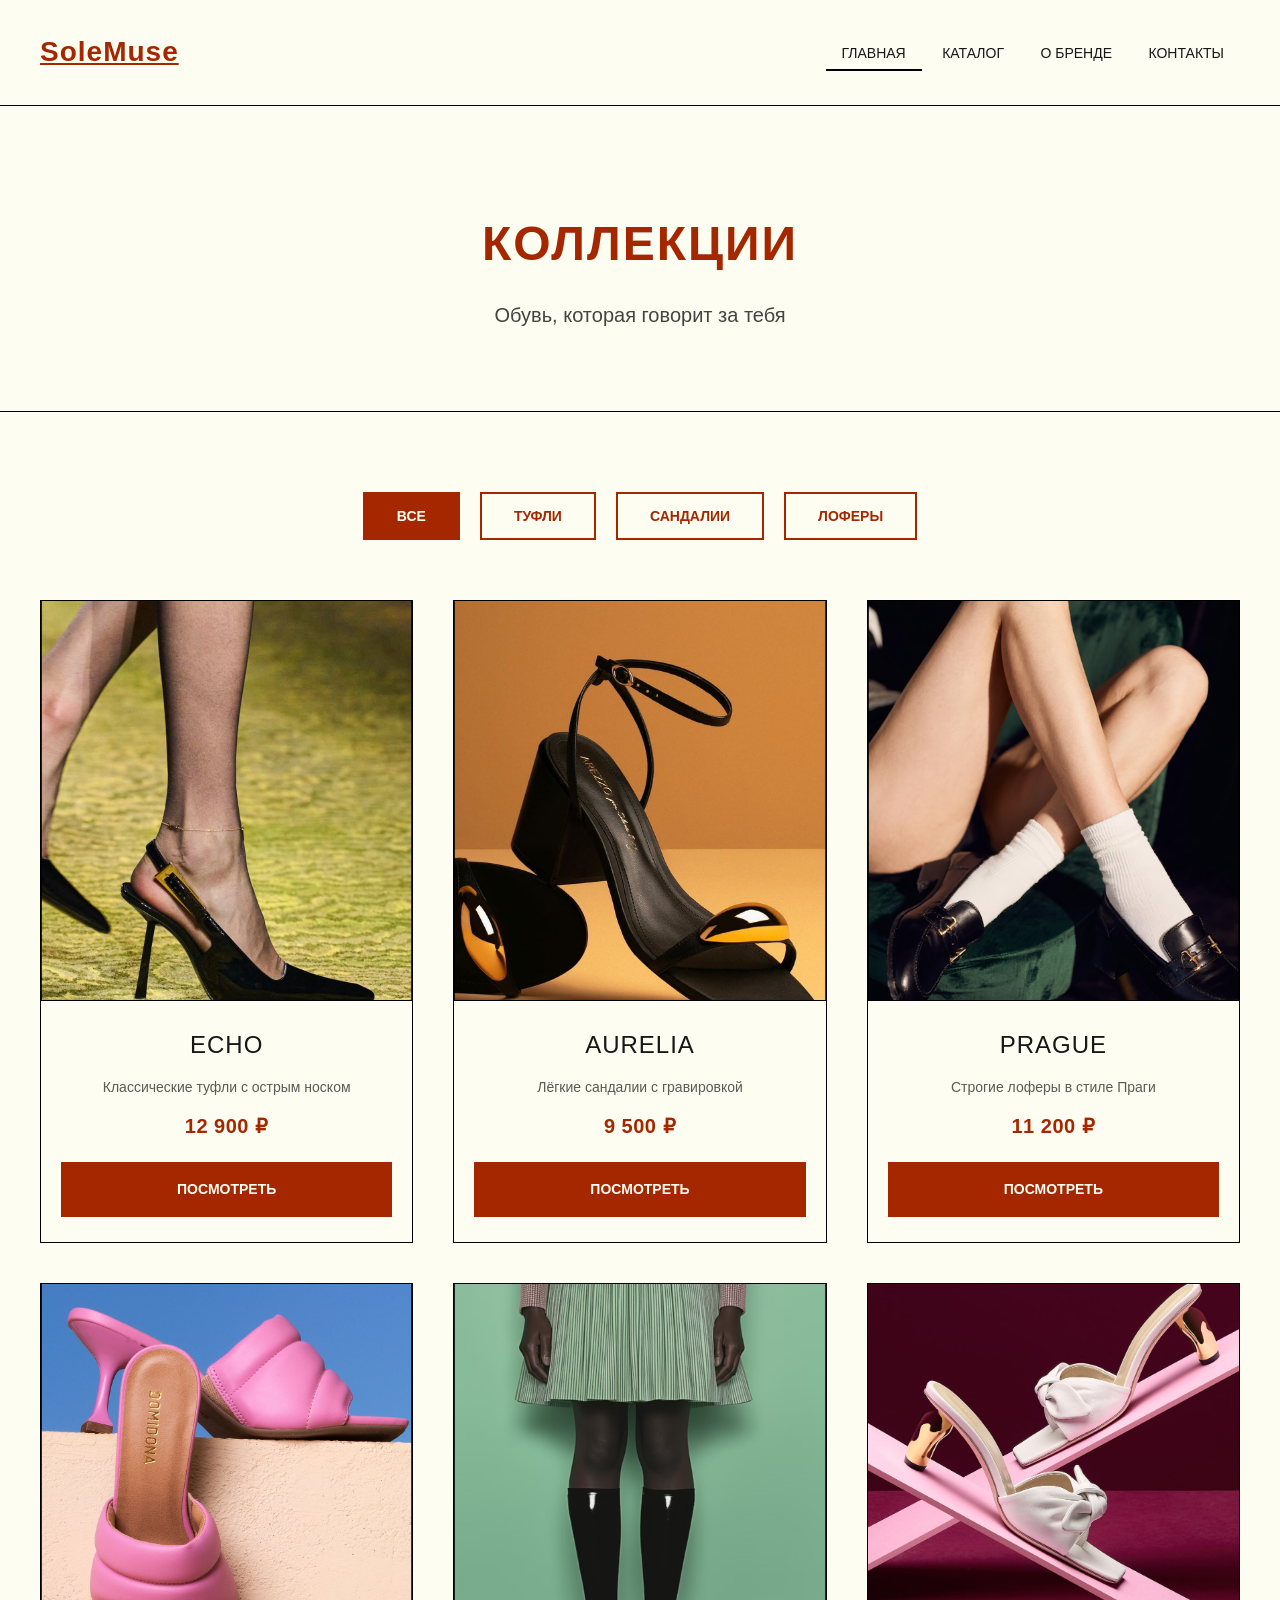
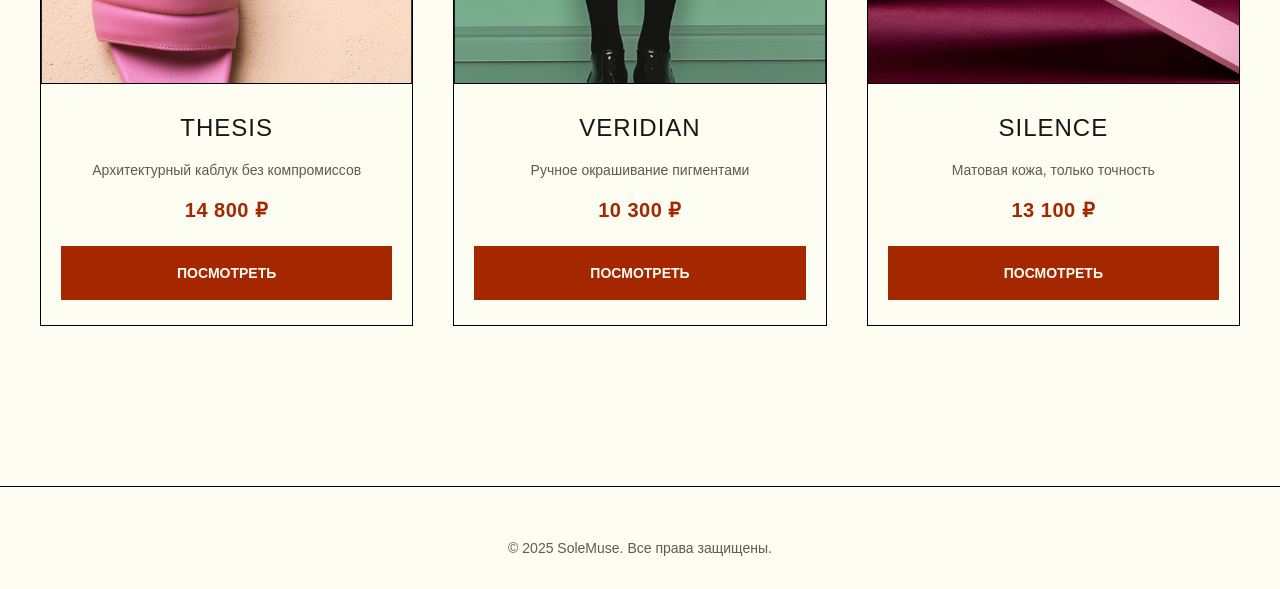
<file: index.html>
<!DOCTYPE html>
<html lang="ru">
<head>
  <meta charset="UTF-8">
  <meta name="viewport" content="width=device-width, initial-scale=1.0">
  <title>SoleMuse — Каталог</title>
  <link rel="stylesheet" href="styles.css">
</head>
<body>

  <header class="header">
    <div class="container">
      <div class="logo"><a href="index.html">SoleMuse</a></div>
      <nav class="nav">
        <a href="index.html" class="active">Главная</a>
        <a href="#catalog">Каталог</a>
        <a href="#">О бренде</a>
        <a href="#">Контакты</a>
      </nav>
    </div>
  </header>

  <main>
    <section class="hero">
      <div class="container">
        <h1>КОЛЛЕКЦИИ</h1>
        <p>Обувь, которая говорит за тебя</p>
      </div>
    </section>

    <section class="catalog" id="catalog">
      <div class="container">
        <div class="filters">
          <button class="filter-btn active">ВСЕ</button>
          <button class="filter-btn">ТУФЛИ</button>
          <button class="filter-btn">САНДАЛИИ</button>
          <button class="filter-btn">ЛОФЕРЫ</button>
        </div>

        <div class="products-grid">
          <div class="product-card">
            <div class="product-image">
              <img src="1_фото.png" alt="ECHO">
            </div>
            <div class="product-info">
              <h3 class="product-title">ECHO</h3>
              <p class="product-desc">Классические туфли с острым носком</p>
              <div class="product-price">12 900 ₽</div>
              <a href="index1.html" class="btn-view">ПОСМОТРЕТЬ</a>
            </div>
          </div>

          <div class="product-card">
            <div class="product-image">
              <img src="2_фото.png" alt="AURELIA">
            </div>
            <div class="product-info">
              <h3 class="product-title">AURELIA</h3>
              <p class="product-desc">Лёгкие сандалии с гравировкой</p>
              <div class="product-price">9 500 ₽</div>
              <a href="index1.html" class="btn-view">ПОСМОТРЕТЬ</a>
            </div>
          </div>

          <div class="product-card">
            <div class="product-image">
              <img src="3_фото.png" alt="PRAGUE">
            </div>
            <div class="product-info">
              <h3 class="product-title">PRAGUE</h3>
              <p class="product-desc">Строгие лоферы в стиле Праги</p>
              <div class="product-price">11 200 ₽</div>
              <a href="index1.html" class="btn-view">ПОСМОТРЕТЬ</a>
            </div>
          </div>

          <div class="product-card">
            <div class="product-image">
              <img src="4_фото.png" alt="THESIS">
            </div>
            <div class="product-info">
              <h3 class="product-title">THESIS</h3>
              <p class="product-desc">Архитектурный каблук без компромиссов</p>
              <div class="product-price">14 800 ₽</div>
              <a href="index1.html" class="btn-view">ПОСМОТРЕТЬ</a>
            </div>
          </div>

          <div class="product-card">
            <div class="product-image">
              <img src="5_фото.png" alt="VERIDIAN">
            </div>
            <div class="product-info">
              <h3 class="product-title">VERIDIAN</h3>
              <p class="product-desc">Ручное окрашивание пигментами</p>
              <div class="product-price">10 300 ₽</div>
              <a href="index1.html" class="btn-view">ПОСМОТРЕТЬ</a>
            </div>
          </div>

          <!-- Карточка 6 -->
          <div class="product-card">
            <div class="product-image">
              <img src="6фото.jpg" alt="SILENCE">
            </div>
            <div class="product-info">
              <h3 class="product-title">SILENCE</h3>
              <p class="product-desc">Матовая кожа, только точность</p>
              <div class="product-price">13 100 ₽</div>
              <a href="index1.html" class="btn-view">ПОСМОТРЕТЬ</a>
            </div>
          </div>
        </div>
      </div>
    </section>
  </main>

  <footer class="footer">
    <div class="container">
      <p>© 2025 SoleMuse. Все права защищены.</p>
    </div>
  </footer>

</body>
</html>
</file>
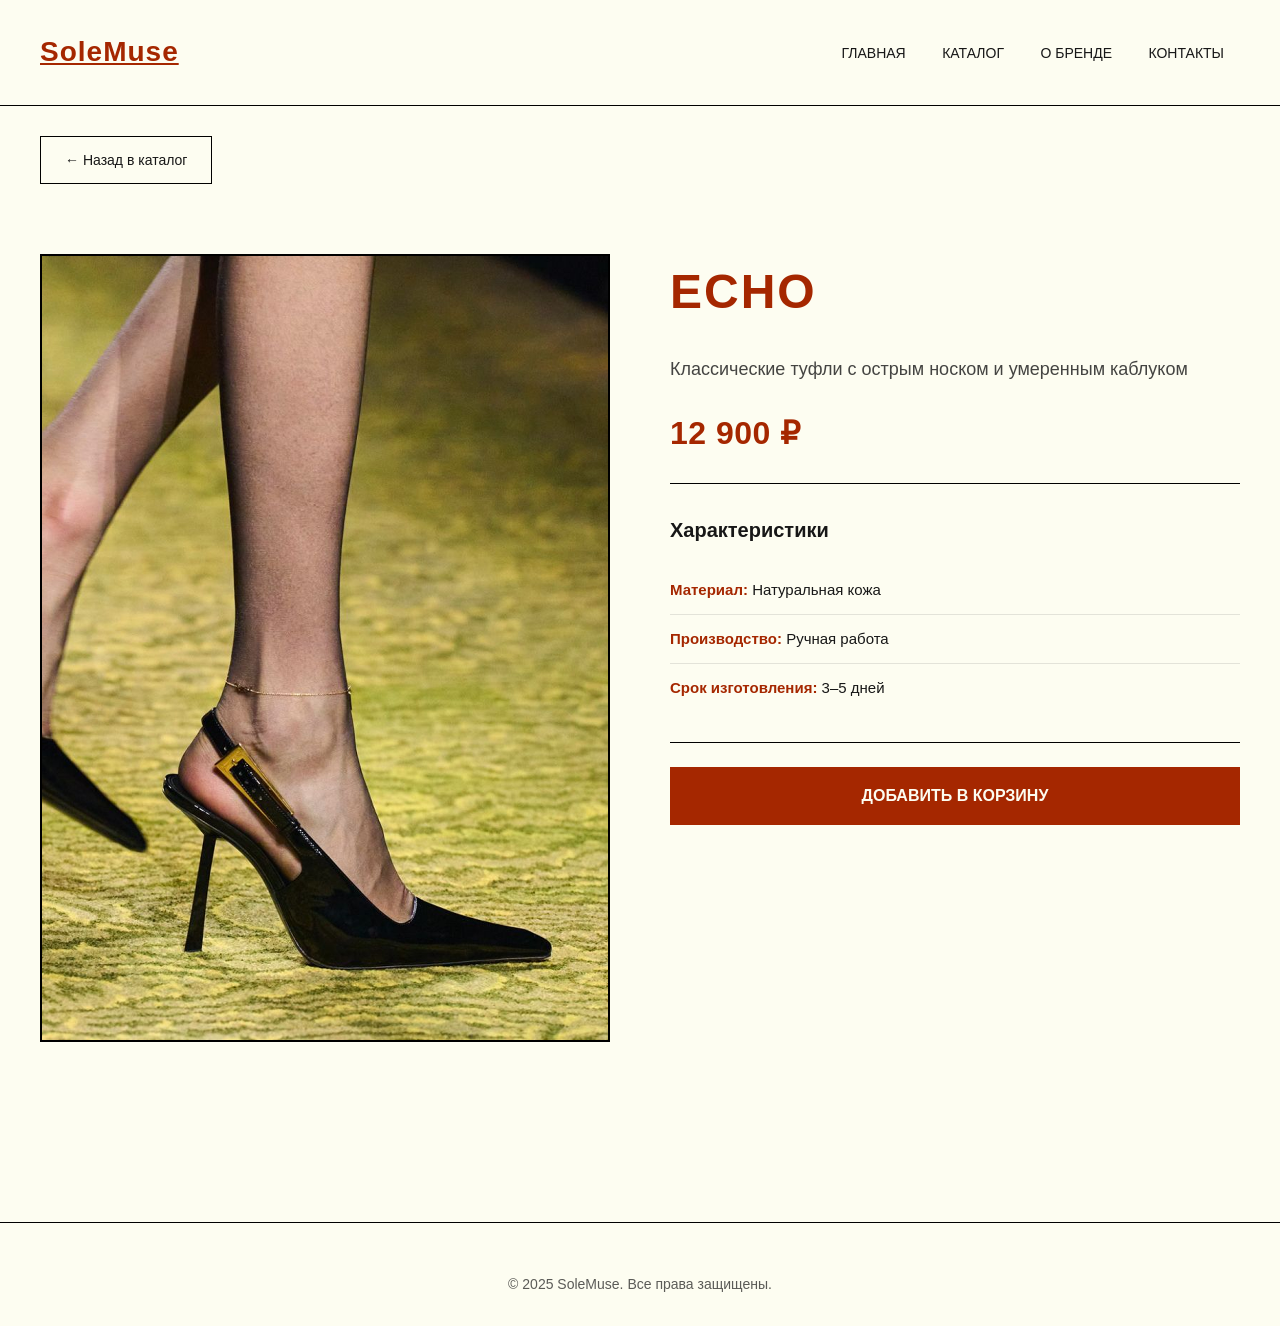
<file: index1.html>
<!DOCTYPE html>
<html lang="ru">
<head>
  <meta charset="UTF-8">
  <meta name="viewport" content="width=device-width, initial-scale=1.0">
  <title>ECHO — SoleMuse</title>
  <link rel="stylesheet" href="styles.css">
</head>
<body>

  <header class="header">
    <div class="container">
      <div class="logo"><a href="index.html">SoleMuse</a></div>
      <nav class="nav">
        <a href="index.html">Главная</a>
        <a href="index.html#catalog">Каталог</a>
        <a href="#">О бренде</a>
        <a href="#">Контакты</a>
      </nav>
    </div>
  </header>

  <div class="container">
    <a href="index.html" class="back-button">← Назад в каталог</a>
  </div>

  <main class="product-page">
    <div class="container">
      <div class="product-layout">
        
        <div class="product-image-large">
          <img src="1_фото.png" alt="ECHO">
        </div>

        <div class="product-info-large">
          <h1 class="product-title-large">ECHO</h1>
          <p class="product-desc-large">Классические туфли с острым носком и умеренным каблуком</p>
          <div class="product-price-large">12 900 ₽</div>
          
          <div class="product-features">
            <h3>Характеристики</h3>
            <ul>
              <li><strong>Материал:</strong> Натуральная кожа</li>
              <li><strong>Производство:</strong> Ручная работа</li>
              <li><strong>Срок изготовления:</strong> 3–5 дней</li>
            </ul>
          </div>

          <button class="btn-order-large">ДОБАВИТЬ В КОРЗИНУ</button>
        </div>

      </div>
    </div>
  </main>

  <footer class="footer">
    <div class="container">
      <p>© 2025 SoleMuse. Все права защищены.</p>
    </div>
  </footer>

</body>
</html>
</file>
<file: styles.css>
* { 
  margin: 0; 
  padding: 0; 
  box-sizing: border-box; 
}

:root {
  --color-primary: #A52700;
  --color-primary-hover: #D13B23;
  --color-bg: #FDFDF1;
  --color-text: #171717;
  --color-border: #000000;
  --font-header: 'Akzidenz-Grotesk Pro', Helvetica, Arial, sans-serif;
  --font-body: 'Tilda Sans', Arial, sans-serif;
}

body {
  font-family: var(--font-body);
  background-color: var(--color-bg);
  color: var(--color-text);
  line-height: 1.6;
}

.container {
  width: 100%;
  max-width: 1400px;
  margin: 0 auto;
  padding: 0 40px;
}

.header {
  border-bottom: 1px solid var(--color-border);
  padding: 30px 0;
  position: sticky;
  top: 0;
  background: var(--color-bg);
  z-index: 100;
}

.header .container {
  display: flex;
  justify-content: space-between;
  align-items: center;
  gap: 20px;
}

.logo a {
  font-size: 28px;
  font-weight: 600;
  color: var(--color-primary);
  letter-spacing: 1px;
}

.nav a { 
  font-size: 14px; 
  font-weight: 500; 
  text-transform: uppercase; 
  padding: 8px 16px; 
  transition: all 0.3s ease;
  color: var(--color-text);
  text-decoration: none;
}

.nav a.active { 
  border-bottom: 2px solid var(--color-border); 
  color: var(--color-text);
}

.nav a:hover { 
  color: var(--color-primary); 
}

.hero {
  padding: 100px 0 80px;
  text-align: center;
  border-bottom: 1px solid var(--color-border);
}

.hero h1 {
  font-size: clamp(32px, 5vw, 48px);
  color: var(--color-primary);
  margin-bottom: 16px;
  letter-spacing: 2px;
}

.hero p {
  font-size: clamp(16px, 2vw, 20px);
  opacity: 0.8;
}

/* CATALOG */
.catalog {
  padding: 80px 0;
}

.filters {
  display: flex;
  justify-content: center;
  gap: 20px;
  margin-bottom: 60px;
}

.filter-btn {
  padding: 14px 32px;
  font-size: 14px;
  font-weight: 600;
  text-transform: uppercase;
  background: transparent;
  color: var(--color-primary);
  border: 2px solid var(--color-primary);
  cursor: pointer;
  transition: all 0.3s ease;
}

.filter-btn:hover, .filter-btn.active {
  background: var(--color-primary);
  color: var(--color-bg);
}

/* PRODUCTS GRID - 3 В РЯД */
.products-grid {
  display: grid;
  grid-template-columns: repeat(3, 1fr);
  gap: 40px;
}

.product-card {
  border: 1px solid var(--color-border);
  overflow: hidden;
  background: var(--color-bg);
  display: flex;
  flex-direction: column;
}

.product-card:hover {
  transform: translateY(-5px);
  box-shadow: 0 10px 30px rgba(0,0,0,0.1);
  transition: all 0.3s ease;
}

.product-image {
  width: 100%;
  height: 400px;
  overflow: hidden;
  border-bottom: 1px solid var(--color-border);
}

.product-image img {
  width: 100%;
  height: 100%;
  object-fit: cover;
  transition: transform 0.5s ease;
}

.product-card:hover .product-image img {
  transform: scale(1.05);
}

.product-info {
  padding: 25px 20px;
  text-align: center;
  display: flex;
  flex-direction: column;
  gap: 12px;
}

.product-title {
  font-size: 24px;
  font-weight: 500;
  letter-spacing: 1px;
  margin: 0;
}

.product-desc {
  font-size: 14px;
  opacity: 0.7;
  line-height: 1.6;
  margin: 0;
}

.product-price {
  font-size: 20px;
  font-weight: 600;
  color: var(--color-primary);
  letter-spacing: 0.5px;
  margin: 0;
}

.btn-view {
  display: inline-block;
  width: 100%;
  padding: 16px 24px;
  font-size: 14px;
  font-weight: 600;
  text-transform: uppercase;
  background: var(--color-primary);
  color: var(--color-bg);
  border: none;
  cursor: pointer;
  text-align: center;
  transition: all 0.3s ease;
  text-decoration: none;
  margin-top: 8px;
}

.btn-view:hover {
  background: var(--color-primary-hover);
  transform: translateY(-2px);
}

.footer {
  border-top: 1px solid var(--color-border);
  padding: 50px 0 30px;
  text-align: center;
  margin-top: 80px;
}

.footer p {
  font-size: 14px;
  opacity: 0.7;
}

.back-button {
  display: inline-flex;
  align-items: center;
  gap: 8px;
  margin: 30px 0;
  padding: 12px 24px;
  font-size: 14px;
  font-weight: 500;
  border: 1px solid var(--color-border);
  transition: all 0.3s ease;
  text-decoration: none;
  color: var(--color-text);
}

.back-button:hover {
  background: var(--color-primary);
  color: var(--color-bg);
  border-color: var(--color-primary);
}

/* PRODUCT PAGE */
.product-page {
  padding: 40px 0 100px;
}

.product-layout {
  display: grid;
  grid-template-columns: 1fr 1fr;
  gap: 60px;
  align-items: start;
}

.product-image-large {
  border: 1px solid var(--color-border);
  overflow: hidden;
}

.product-image-large img {
  width: 100%;
  height: auto;
  display: block;
}

.product-info-large {
  display: flex;
  flex-direction: column;
  gap: 24px;
}

.product-title-large {
  font-size: 48px;
  color: var(--color-primary);
  letter-spacing: 2px;
  margin: 0;
}

.product-desc-large {
  font-size: 18px;
  opacity: 0.8;
  margin: 0;
}

.product-price-large {
  font-size: 32px;
  font-weight: 600;
  color: var(--color-primary);
  letter-spacing: 0.5px;
}

.product-features {
  padding: 30px 0;
  border-top: 1px solid var(--color-border);
  border-bottom: 1px solid var(--color-border);
}

.product-features h3 {
  font-size: 20px;
  margin-bottom: 20px;
}

.product-features ul {
  list-style: none;
}

.product-features li {
  padding: 12px 0;
  font-size: 15px;
  border-bottom: 1px solid rgba(0,0,0,0.1);
}

.product-features li:last-child {
  border-bottom: none;
}

.product-features strong {
  color: var(--color-primary);
}

.btn-order-large {
  padding: 20px 40px;
  font-size: 16px;
  font-weight: 600;
  text-transform: uppercase;
  background: var(--color-primary);
  color: var(--color-bg);
  border: none;
  cursor: pointer;
  transition: all 0.3s ease;
  width: 100%;
}

.btn-order-large:hover {
  background: var(--color-primary-hover);
  transform: translateY(-2px);
}

@media (max-width: 1024px) {
  .products-grid {
    grid-template-columns: repeat(2, 1fr);
    gap: 30px;
  }
  
  .product-image {
    height: 350px;
  }
}

@media (max-width: 768px) {
  .container {
    padding: 0 20px;
  }
  
  .header {
    padding: 20px 0;
  }
  
  .logo a {
    font-size: 24px;
  }
  
  .nav {
    gap: 20px;
  }
  
  .nav a {
    font-size: 13px;
    padding: 6px 12px;
  }
  
  .hero {
    padding: 60px 0 50px;
  }
  
  .catalog {
    padding: 50px 0;
  }
  
  .filters {
    flex-direction: column;
    align-items: stretch;
    gap: 12px;
    margin-bottom: 40px;
  }
  
  .filter-btn {
    width: 100%;
    padding: 12px 24px;
    font-size: 13px;
  }
  
  .products-grid {
    grid-template-columns: 1fr;
    gap: 30px;
  }
  
  .product-image {
    height: 450px;
  }
  
  .product-info {
    padding: 20px 15px;
  }
  
  .footer {
    padding: 40px 0 25px;
    margin-top: 50px;
  }
  
  .product-layout {
    grid-template-columns: 1fr;
    gap: 40px;
  }
  
  .product-title-large {
    font-size: 36px;
  }
  
  .product-price-large {
    font-size: 28px;
  }
}

@media (max-width: 480px) {
  .hero h1 {
    font-size: 28px;
  }
  
  .product-title-large {
    font-size: 28px;
  }
  
  .product-price-large {
    font-size: 24px;
  }
  
  .btn-order-large {
    padding: 16px 32px;
    font-size: 14px;
  }
}
</file>
